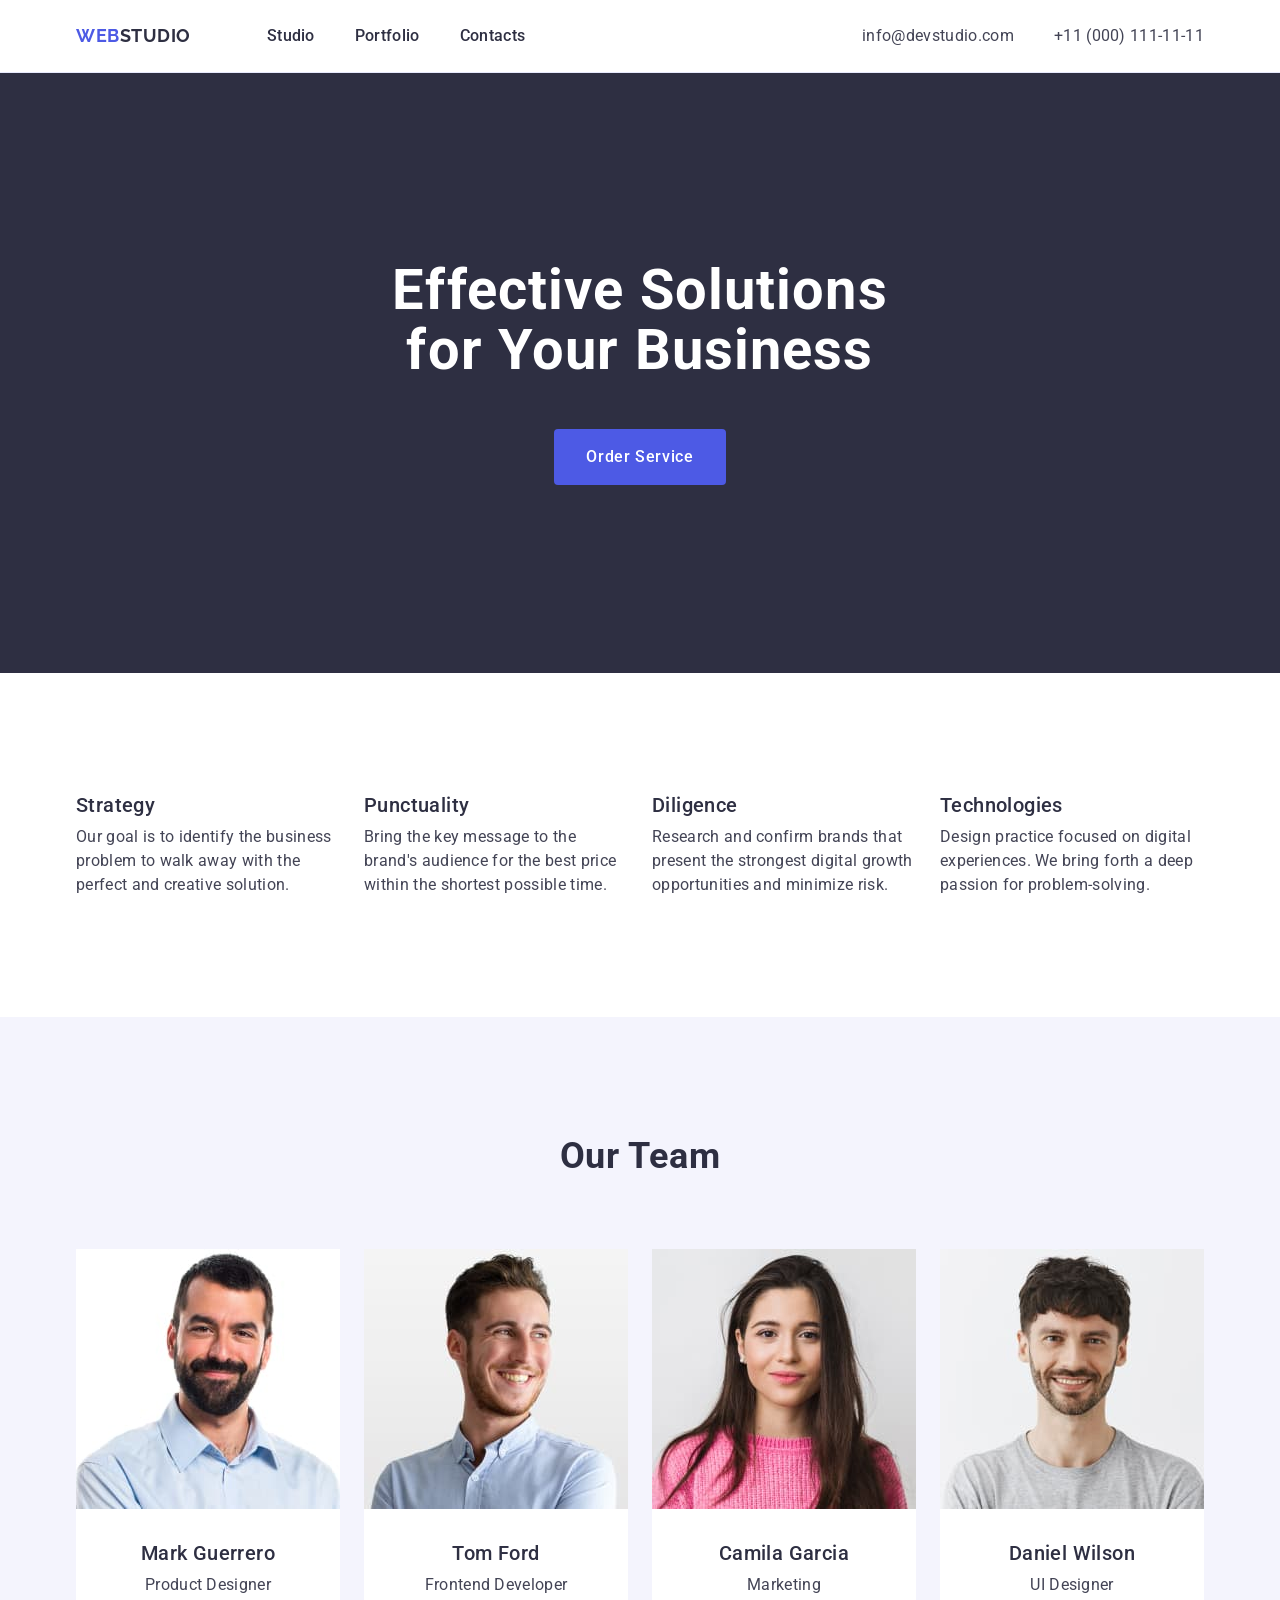
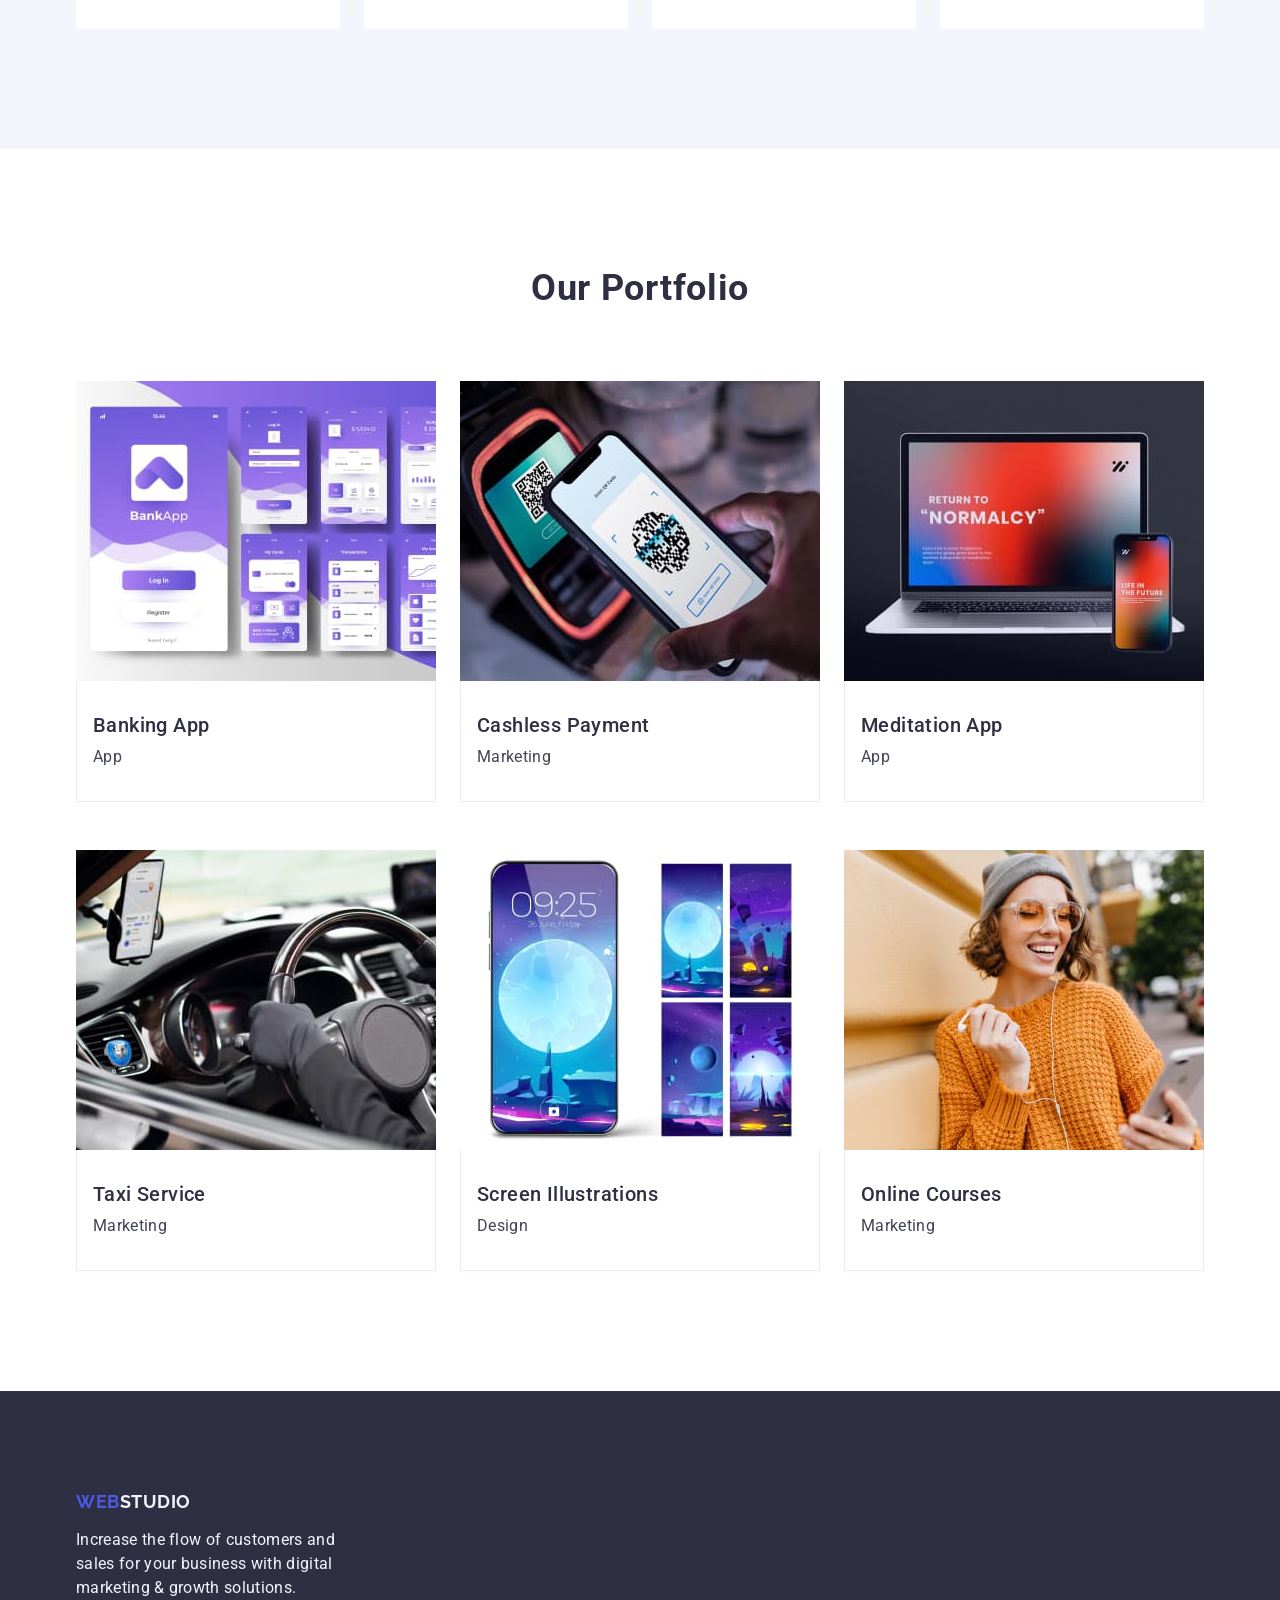
<file: index.html>
<!DOCTYPE html>
<html lang="en">
<head>
    <meta charset="UTF-8">
    <meta name="viewport" content="width=device-width, initial-scale=1.0">
    <title>Document</title>
    <link rel="stylesheet" href="https://cdn.jsdelivr.net/npm/modern-normalize@2.0.0/modern-normalize.min.css">
    <link rel="preconnect" href="https://fonts.googleapis.com">
    <link rel="preconnect" href="https://fonts.gstatic.com" crossorigin>
    <link href="https://fonts.googleapis.com/css2?family=Raleway:wght@800&family=Roboto:wght@400;500;700;900&display=swap" rel="stylesheet">    
    <link rel="stylesheet" href="./css/styles.css" />
</head>
<body>
    <header class="main-header">
        <div class="container container-header">
        <nav class="site-nav">
        <a class="link-logo" href="./index.html">
            Web<span class="logo-header">Studio</span>
        </a>
        
        <ul class="main-nav">
            <li>
                <a class="link" href="./index.html">Studio</a>
            </li>
            <li>
                <a class="link" href="">Portfolio</a>
            </li>
            <li>
                <a class="link" href="">Contacts</a>
            </li>
        </ul>
        
        </nav>
        <address class="contact">
        <ul class="site-contact">
            <li><a class="link-contact "  href="mailto:info@devstudio.com">info@devstudio.com</a></li>
            <li><a class="link-contact" href="tel:+110001111111">+11 (000) 111-11-11</a></li>
        </ul>
        </address>
    </div>
    </header>
    <main>
     <section  class="hero">
        <div class="container">
        <h1 class="hero-title">Effective Solutions for Your Business</h1>
        <button type="button" class="button">Order Service</button>
        </div> 
     </section>
     <section class="advantage-main">
        <div class="container">
        <h2 class="visually-hidden">Our advantages</h2>
        <ul class="ouradvant-list">
            <li class="ouradvant-item">
               <h3 class="list-title">Strategy</h3>
               <p class="list-text">
                  Our goal is to identify the business
                  problem to walk away with the perfect and creative solution.
               </p>
            </li>
            <li class="ouradvant-item">
                <h3 class="list-title">Punctuality</h3>
                <p class="list-text">
                   Bring the key message to the brand's audience for the best price within the shortest possible time.
                </p>
            </li>
            <li class="ouradvant-item">
                <h3 class="list-title">Diligence</h3>
                <p class="list-text">
                   Research and confirm brands that present the strongest digital growth opportunities and minimize risk.
                </p>
            </li>
            <li class="ouradvant-item">
                <h3 class="list-title">Technologies</h3>
                <p class="list-text">
                   Design practice focused on digital experiences. We bring forth a deep passion for problem-solving.
                </p>
            </li>
        </ul>
        </div>
     </section>
     <section class="our-team">
        <div class="container">
        <h2 class="title-ourteam">Our Team</h2>
        <ul class="list-ourteam">
            <li class="item-ourteam">
                <img  src="./images/mark.jpg" alt="smiling man with beard in blue shirt" width="264" />
                <div class="data-team">
                <h3 class="title-team">Mark Guerrero</h3>
                <p class="text-team">Product Designer</p>
                </div>
            </li>
            <li class="item-ourteam">
                <img  src="./images/tom.jpg" alt="smiling man in blue shirt" width="264" />
                <div class="data-team">
                <h3 class="title-team">Tom Ford</h3>
                <p class="text-team">Frontend Developer</p>
                </div>
            </li>
            <li class="item-ourteam">
                <img  src="./images/camila.jpg" alt="beautiful woman with long hair" width="264" />
                <div class="data-team">
                <h3 class="title-team">Camila Garcia</h3>
                <p class="text-team">Marketing</p>
                </div>
            </li>
            <li class="item-ourteam">
                <img src="./images/daniel.jpg" alt="smiling man in gray t-shirt" width="264" />
                <div class="data-team">
                <h3 class="title-team">Daniel Wilson</h3>
                <p class="text-team">UI Designer</p>
                </div>
            </li>
        </ul>
        </div>
     </section>
     <section class="portfolio">
        <div class="container">
        <h2 class="title-portfolio">Our Portfolio</h2>
        <ul class="list-portfolio">
            <li class="item-portfolio">
                <img src="./images/portfolio-banking.jpg"  alt="application" width="360" />
               <div class="data-portfolio">
                <h3 class="titles-portfolio">Banking App</h3>
                <p class="text-portfolio">App</p>
                </div>
            </li>
            <li class="item-portfolio">
                <img src="./images/portfolio-cashless.jpg"  alt="phone cachless payment" width="360" />
                <div class="data-portfolio">
                <h3 class="titles-portfolio">Cashless Payment</h3>
                <p class="text-portfolio">Marketing</p>
                </div>
            </li>
            <li class="item-portfolio">
                <img src="./images/portfolio-meditation.jpg"  alt="laptop" width="360" />
                <div class="data-portfolio">
                <h3 class="titles-portfolio">Meditation App</h3>
                <p class="text-portfolio">App</p>
                </div>
            </li>
            <li class="item-portfolio">
                <img src="./images/portfolio-taxi.jpg"  alt="steering wheel" width="360" />
                <div class="data-portfolio">
                <h3 class="titles-portfolio">Taxi Service</h3>
                <p class="text-portfolio">Marketing</p>
                </div>
            </li>
            <li class="item-portfolio">
                <img src="./images/portfolio-screen.jpg"  alt="screen on the phone" width="360" />
                <div class="data-portfolio">
                <h3 class="titles-portfolio">Screen Illustrations</h3>
                <p class="text-portfolio">Design</p>
                </div>
            </li>
            <li class="item-portfolio">
                <img src="./images/portfolio-online.jpg"  alt="girl with phone" width="360" />
                <div class="data-portfolio">
                <h3 class="titles-portfolio">Online Courses</h3>
                <p class="text-portfolio">Marketing</p>
                </div>
            </li>
        </ul>
        </div>

     </section>
    </main>
    <footer class="footer">
        <div class="container">
            
     <a  class="link-logo-footer" href="./index.html">
        Web<span class="logo-footer">Studio</span>
    </a>
     <p class="footer-text">Increase the flow of customers and sales for your business with digital marketing & growth solutions.</p>
            
        </div>
    </footer>
</body>
</html>
</file>
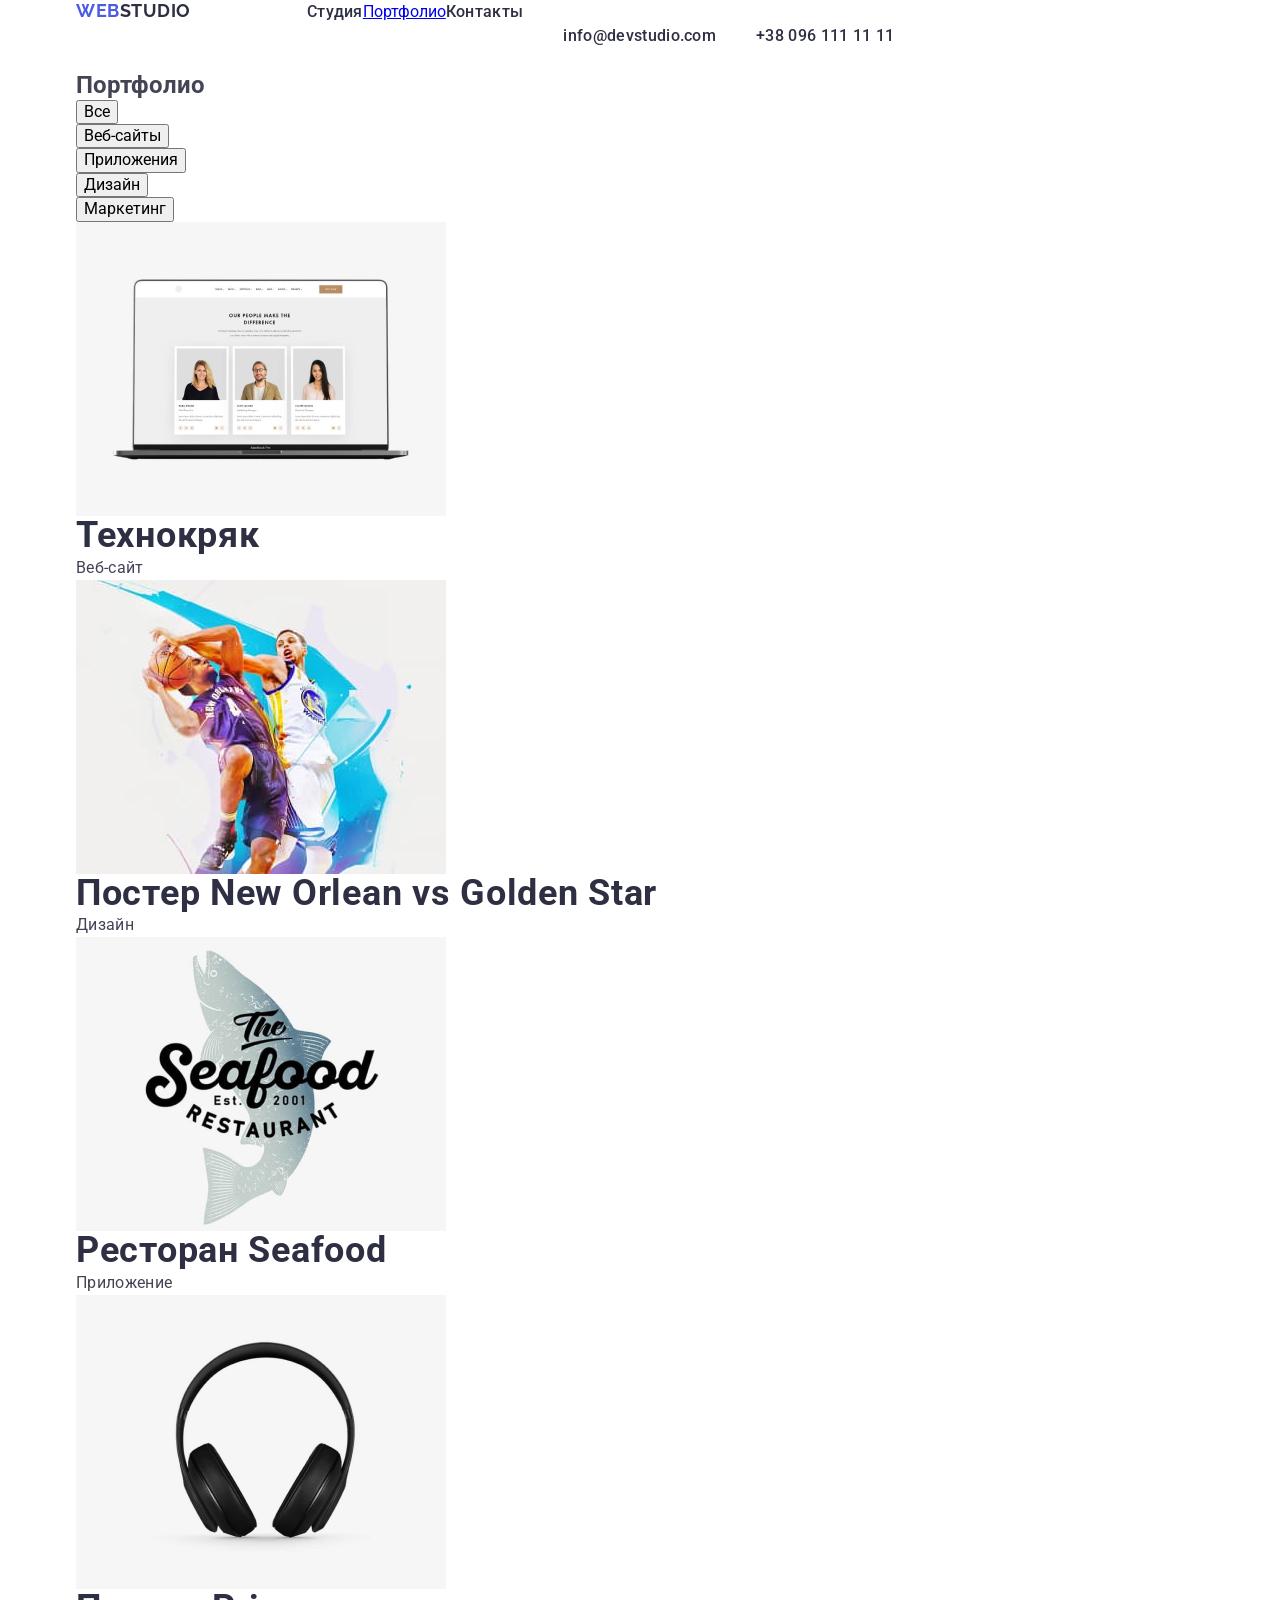
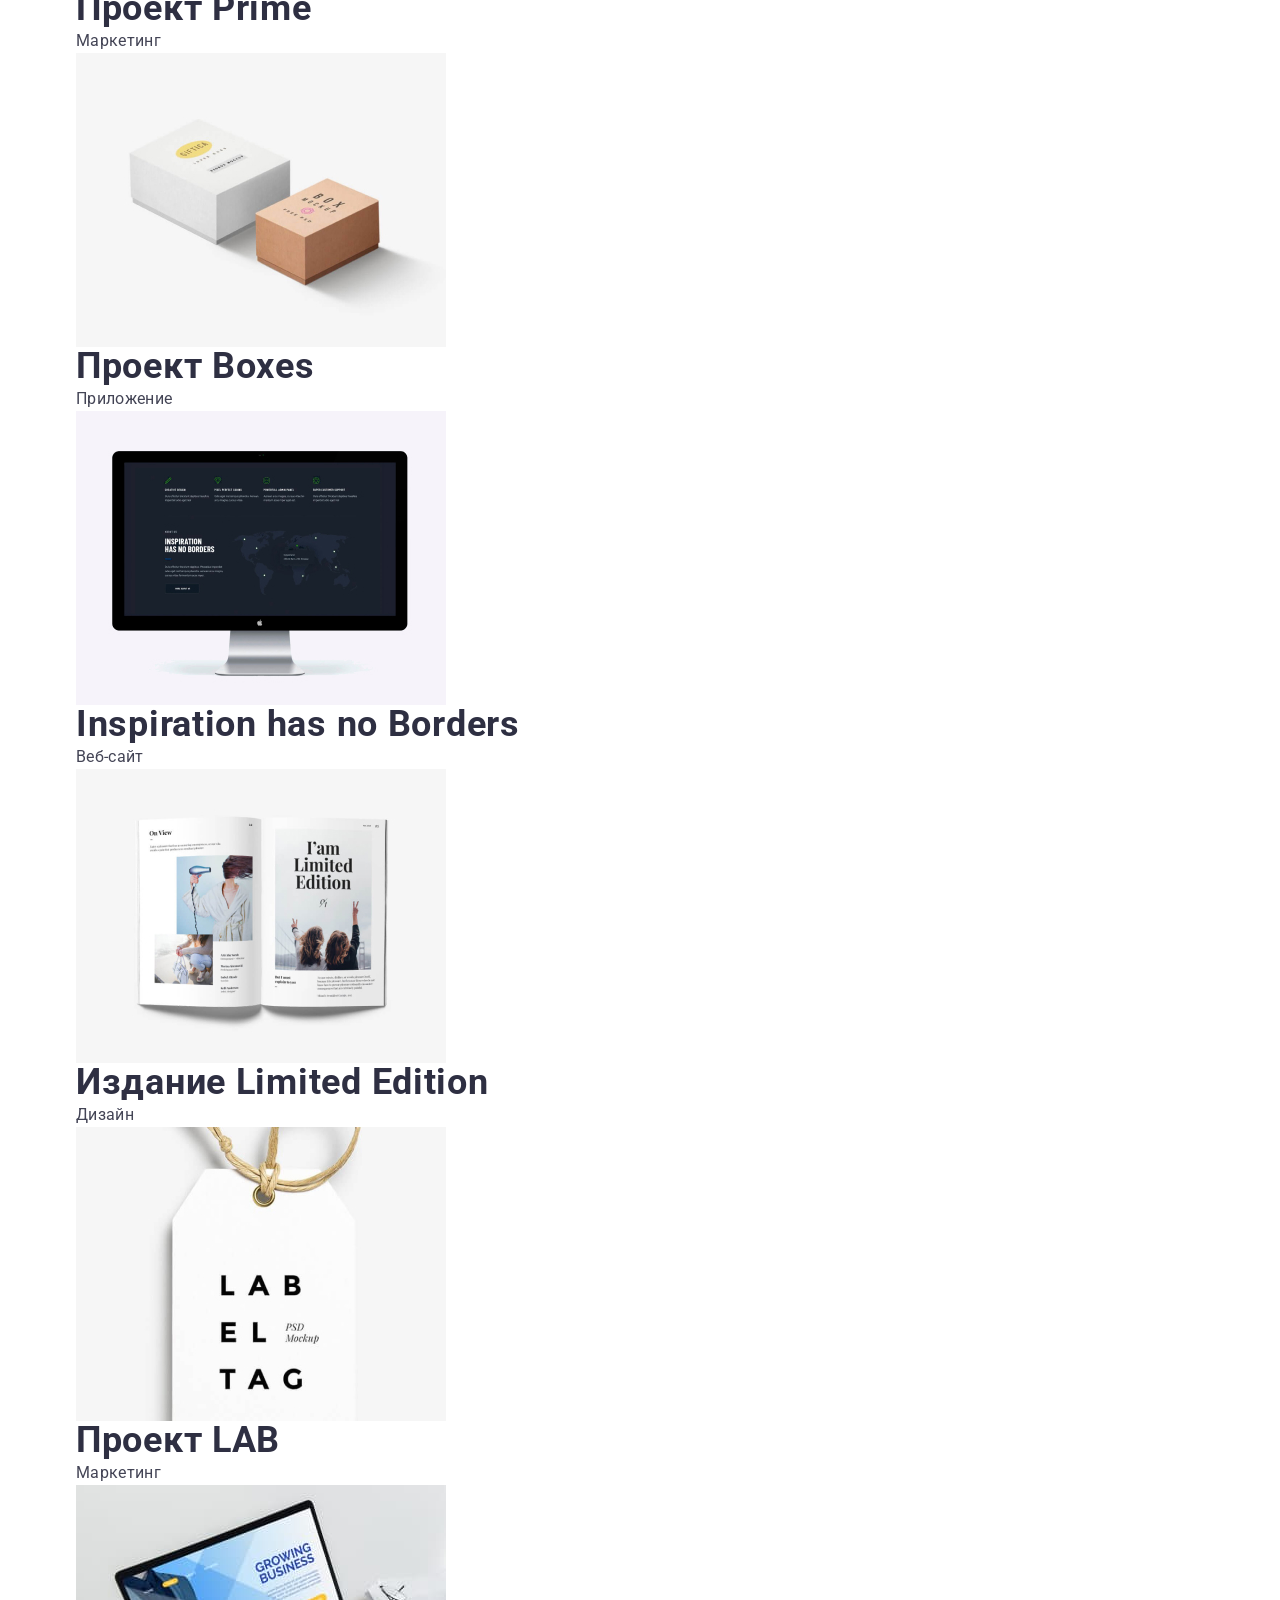
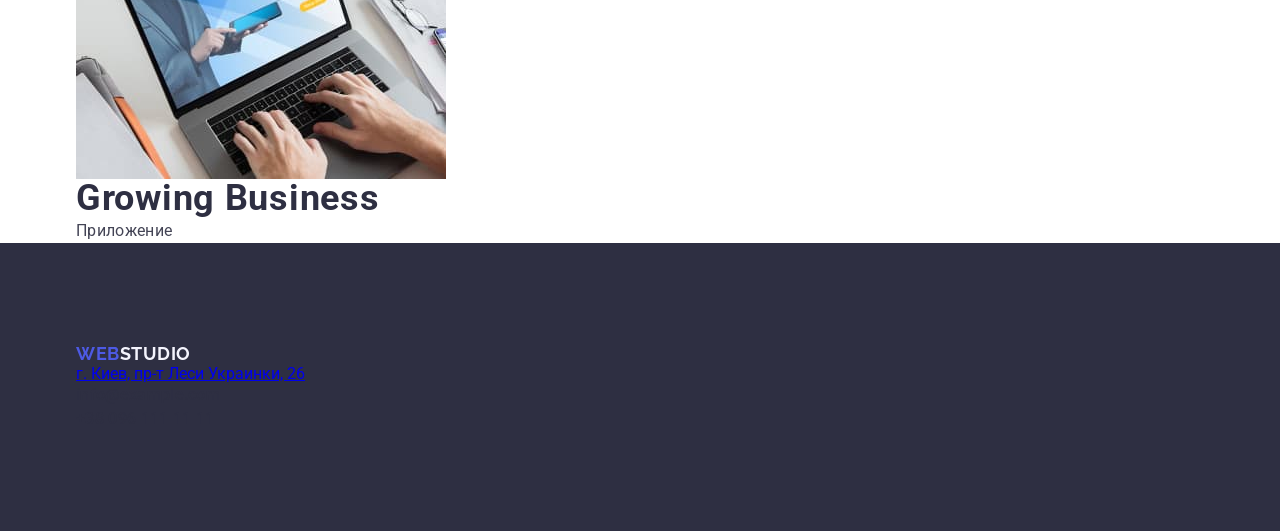
<file: portfolio.html>
<!DOCTYPE html>
<html lang="ru">
  <head>
    <meta charset="UTF-8" />
    <meta http-equiv="X-UA-Compatible" content="IE=edge" />
    <meta name="viewport" content="width=device-width, initial-scale=1.0" />
    <title>Document</title>

    <link rel="preconnect" href="https://fonts.googleapis.com" />
    <link rel="preconnect" href="https://fonts.gstatic.com" crossorigin />
    <link
      href="https://fonts.googleapis.com/css2?family=Raleway:wght@700&family=Roboto:wght@400;500;700;900&display=swap"
      rel="stylesheet"
    />
    <link
      rel="stylesheet"
      href="https://cdnjs.cloudflare.com/ajax/libs/modern-normalize/1.0.0/modern-normalize.min.css"
    />

    <link rel="stylesheet" href="./css/styles.css" />
  </head>
  <body>
    <header class="header">
      <div class="container main-nav">
        <a class="link-logo" href="#"
          >Web<span class="logo-header">Studio</span></a
        >
        <nav>
          <ul class="site-nav" , class="list">
            <li class="item"><a  href="index.html" class="link">Студия</a></li>
            <li class="item">
              <a href="./portfolio.html" class="link-current" >Портфолио</a>
            </li>
            <li class="item"><a href="#" class="link">Контакты</a></li>
          </ul>
        </nav>
        <ul class="site-contact" , class="list">
          <li class="item">
            <a href="mailto:info@devstudio.com" class="link"
              >info@devstudio.com</a
            >
          </li>
          <li class="item">
            <a href="tel:+380961111111" class="link">+38 096 111 11 11</a>
          </li>
        </ul>
      </div>
    </header>
    <main>
      <section class="section">
        <div class="container">
          <h1 class="section-title-opasity">Портфолио</h1>
          <ul class="btn-port">
            <li class="item">
              <button tipe="button" class="button-port">Все</button>
            </li>
            <li class="item">
              <button tipe="button" class="button-port">Веб-сайты</button>
            </li>
            <li class="item">
              <button tipe="button" class="button-port">Приложения</button>
            </li>
            <li class="item">
              <button tipe="button" class="button-port">Дизайн</button>
            </li>
            <li class="item">
              <button tipe="button" class="button-port">Маркетинг</button>
            </li>
          </ul>
          <ul class="portf-list">
            <li class="item">
              <a>
                <img
                  src="images/portf1.jpg"
                  alt="экран ноутбука с тремя фотографиями"
                  width="370"
                  height="294"
                />
                <div class="conteiner-portf">
                  <h2 class="portf-title">Технокряк</h2>
                  <p class="portf-text">Веб-сайт</p>
                </div>
              </a>
            </li>
            <li class="item">
              <a
                ><img
                  src="images/portf2.jpg"
                  alt="постер два игрока играютв баскетбол"
                  width="370"
                  height="294"
                />
                <div class="conteiner-portf">
                <h2 class="portf-title">Постер New Orlean vs Golden Star</h2>
                <p class="portf-text">Дизайн</p>
                </div>
              </a>
              
            </li>
            <li class="item">
              <a>
                <img
                  src="images/portf3.jpg"
                  alt="эмблема ресторана сифуд"
                  width="370"
                  height="294"
                />
                <div class="conteiner-portf">
                <h2 class="portf-title">Ресторан Seafood</h2>
                <p class="portf-text">Приложение</p>
                </div>
              </a>
              
            </li>
            <li class="item">
              <a
                ><img
                  src="images/portf4.jpg"
                  alt="черные наушники"
                  width="370"
                  height="294"
                />
                <div class="conteiner-portf">
                <h2 class="portf-title">Проект Prime</h2>
                <p class="portf-text">Маркетинг</p>
                </div>
              </a>
              
            </li>
            <li class="item">
              <a
                ><img
                  src="images/portf5.jpg"
                  alt="две коробки одна белая другая оранжевая"
                  width="370"
                  height="294"
                />
                <div class="conteiner-portf">
                <h2 class="portf-title">Проект Boxes</h2>
                <p class="portf-text">Приложение</p>
                </div>
              </a>
              
            </li>
            <li class="item">
              <a
                ><img
                  src="images/portf6.jpg"
                  alt="монитор компьютера с чернобелыми надписями"
                  width="370"
                  height="294"
                />
                <div class="conteiner-portf">
                <h2 class="portf-title">Inspiration has no Borders</h2>
                <p class="portf-text">Веб-сайт</p>
                </div>
              </a>
              
            </li>
            <li class="item">
              <a
                ><img
                  src="images/portf7.jpg"
                  alt="открытая книга"
                  width="370"
                  height="294"
                />
                <div class="conteiner-portf">
                <h2 class="portf-title">Издание Limited Edition</h2>
                <p class="portf-text">Дизайн</p>
                </div>
              </a>
              
            </li>
            <li class="item">
              <a
                ><img
                  src="images/portf8.jpg"
                  alt="бирка с надписями"
                  width="370"
                  height="294"
                />
                <div class="conteiner-portf">
                <h2 class="portf-title">Проект LAB</h2>
                <p class="portf-text">Маркетинг</p></a
              >
            </li>
            <li class="item">
              <a
                ><img
                  src="images/portf9.jpg"
                  alt="открытый ноутбук по диагонали "
                  width="370"
                  height="294"
                />
                <div class="conteiner-portf">
                <h2 class="portf-title">Growing Business</h2>
                <p class="portf-text">Приложение</p></a
              >
            </li>
          </ul>
        </div>
      </section>
    </main>
    <footer class="footer">
      <div class="container">
        <a class="link-logo" href="#"
          >Web<span class="logo-footer">Studio</span></a
        >
        <address class="address">
          <ul class="address" , class="list">
            <li class="item">
              <a
                class="link-map"
                href="https://bit.ly/3pXMvUd"
                target="_blank"
                rel="noopener noreferrer"
                >г. Киев, пр-т Леси Украинки, 26</a
              >
            </li>
            <li class="item">
              <a class="link" href="mailto:info@devstudio.com"
                >info@example.com</a
              >
            </li>
            <li class="item">
              <a class="link" href="tel:+380961111111">+38 096 111 11 11</a>
            </li>
          </ul>
        </address>
      </div>
    </footer>
  </body>
</html>
</file>
<file: css/styles.css>
/* color
iris - #4D5AE5; primary brand
ocean -#404BBf; pressed
navy blue -#2E2F42; dark
green - #31D0AA;  success
slate - #434455;  text
ligth slate -#8E8F99;  subtle text
cornflower - #E7E9FC;  accent
cloud - #F4F4FD; light background
navy blue modal - #2E2F42; modal overlay
grey - #2E2F42; hero background               ?
white - #FFFFFF; white background
dairy - #FCFCFC; modal background

*/

*,
*::before,
*::after {
  box-sizing: border-box;
}

h1, h2, h3, h4, h5, h6, p {
	margin-top: 0;
	margin-bottom: 0;
}

ul, ol {
	margin-top: 0;
	margin-bottom: 0;
	padding-left: 0;
}

body {
    background-color: #ffffff;
    color: #434455;
    font-family: Roboto, sans-serif;
    font-weight: 400;
    font-size: 16px;
    
}
ul {
    list-style-type: none;
}
img {
	display: block;
    max-width: 100%;
}

.container { 
   
    width: 1158px;
    padding: 0 15px;
    margin-left: auto;
    margin-right:  auto;
}
.container-header {
    /* width: 1158px;
    padding: 0 15px;
    margin-left: auto;
    margin-right:  auto; */
    display: flex;
    justify-content: space-between;
        
    
}


/* Hidden header */
.visually-hidden {
    position: absolute;
    width: 1px;
    height: 1px;
    margin: -1px;
    border: 0;
    padding: 0;
    white-space: nowrap;
    clip-path: inset(100%);
    clip: rect(0 0 0 0);
    overflow: hidden;
}


section {
    padding: 156;
}


/*Headlines*/

h2 {
    color: #2E2F42;
    font-weight: 700;
    font-size: 36px;
    line-height: 1.11;
    letter-spacing: 0.02em
}
h3 {
    color: #2E2F42;
    font-weight: 500;
    font-size: 20px;
    line-height: 1.2;
    letter-spacing: 0.02em
}
p {
line-height: 1.5;
letter-spacing: 0.02em;
}
/*Header*/
.main-header {
    border-bottom: 1px solid #e7e9fc;
}
/*Logo*/
.link-logo {
    font-family: Raleway, sans-serif;
    font-weight: 700;
    font-size: 18px;
    color: #4D5AE5;
    line-height: 1.17;
    text-transform: uppercase;
    text-decoration: none;
    letter-spacing: 0.03em;
    margin-right: 76px;
}
.logo-header {
    color: #2E2F42;
}
.logo-footer {
    color: #F4F4FD;
}
.link {
    text-decoration: none;
    color: #2E2F42 ;
    font-weight: 500;
    line-height: 1.5;
    letter-spacing: 0.02em;
    padding: 24px 0;

}
.link:hover {
    color: #404BBf
}
.link:focus {
    color: #404BBf
}
address {
font-style: normal;

}
.link-contact{
    text-decoration: none;
    line-height: 1.5;
    letter-spacing: 0.02em;
    color: #434455;

}
.link-contact:hover,
.link-contact:focus {
    color: #404bbf;
}
.site-nav {
    display: flex;
    align-items: center; 
    margin-right: 0;
}
.main-nav {
    display: flex;
   flex-direction: row;
    gap: 40px;
   
    
}
.site-contact {
    display: flex;
    gap: 40px;
   
    padding-top: 24px;
    padding-bottom: 24px;
  
    
    

}
/*Hero*/
.hero {
    background-color: #2E2F42 ;
    text-align: center;
    padding: 188px 0 188px;
}
.hero-title {
    color: #ffffff;
    font-weight: 700;
    font-size: 56px;
    line-height: 1.07;
    text-align: center;
    letter-spacing: 0.02em;
    margin: 0 auto;
    margin-bottom: 48px;
    max-width: 496px;


}
/*Button*/
.button {
    display: block;
    min-width: 169px;
    background-color: #4D5AE5 ;
    color: #FFFFFF;
    font-weight: 500;
    line-height: 1.5;
    cursor: pointer;
    letter-spacing: 0.04em;
    padding: 16px 32px;
    border-radius: 4px;
    border: none;
    margin: 0 auto;
    
}
.button:hover {
    background-color: #404BBf;
}
.button:focus {
    background-color: #404BBf;
}
/* Our advantages */
.advantage-main {
    padding: 120px 0 120px;

}
.ouradvant-list {
    display: flex;
    flex-direction: row;
    gap: 24px;
   
    
}
.list-title {
    margin-bottom: 8px;
}
.ouradvant-item {
    flex-basis: calc((100% - 72px) / 4);
}
/*Our portfolio*/

.portfolio{
    padding: 120px 0 120px 0;
}
.data-portfolio {
    padding: 32px 16px;
    border: 1px solid #e7e9fc;
    border-top: none;
}

.title-portfolio {
    text-align: center;
    letter-spacing: 0.02em;
    text-transform: capitalize;
    text-align: center;
    margin: 0 auto;
    margin-bottom: 72px;
    
}
.titles-portfolio {
    margin-bottom: 8px;
}
.list-portfolio {
    display: flex;
    flex-wrap: wrap;
    column-gap: 24px; 
    row-gap: 48px;               }



    
     


/*Our team*/
.our-team {
    background-color: #F4F4FD;
    padding: 120px 0;
}
.title-ourteam {
    text-align: center;
    text-transform: capitalize;
    margin: 0 auto;
  
    margin-bottom: 72px;
    
}
.list-ourteam {
    display: flex;
    flex-direction: row;
    gap: 24px;
    
    
}
.item-ourteam {
    background-color: #FFFFFF;
    border-radius: 0px 0px 4px 4px;
}
.text-team {
    font-size: 16px;
    text-align: center;
    
}
.data-team {
    padding: 32px 0;
    text-align: center;
}
.title-team {
    margin-bottom: 8px;
}

/*Footer*/
footer {
    background-color: #2E2F42;
    padding: 100px 0 100px;
}
.footer-text {
    width: 264px;
    line-height: 1.5;
    color: #F4F4FD;
    letter-spacing: 0.02em
}
.link-logo-footer {
    font-family: Raleway, sans-serif;
    font-weight: 700;
    font-size: 18px;
    color: #4D5AE5;
    line-height: 1.17;
    text-transform: uppercase;
    text-decoration: none;
    letter-spacing: 0.03em;
    display: inline-block;
    margin-bottom: 16px;
    
}
</file>
